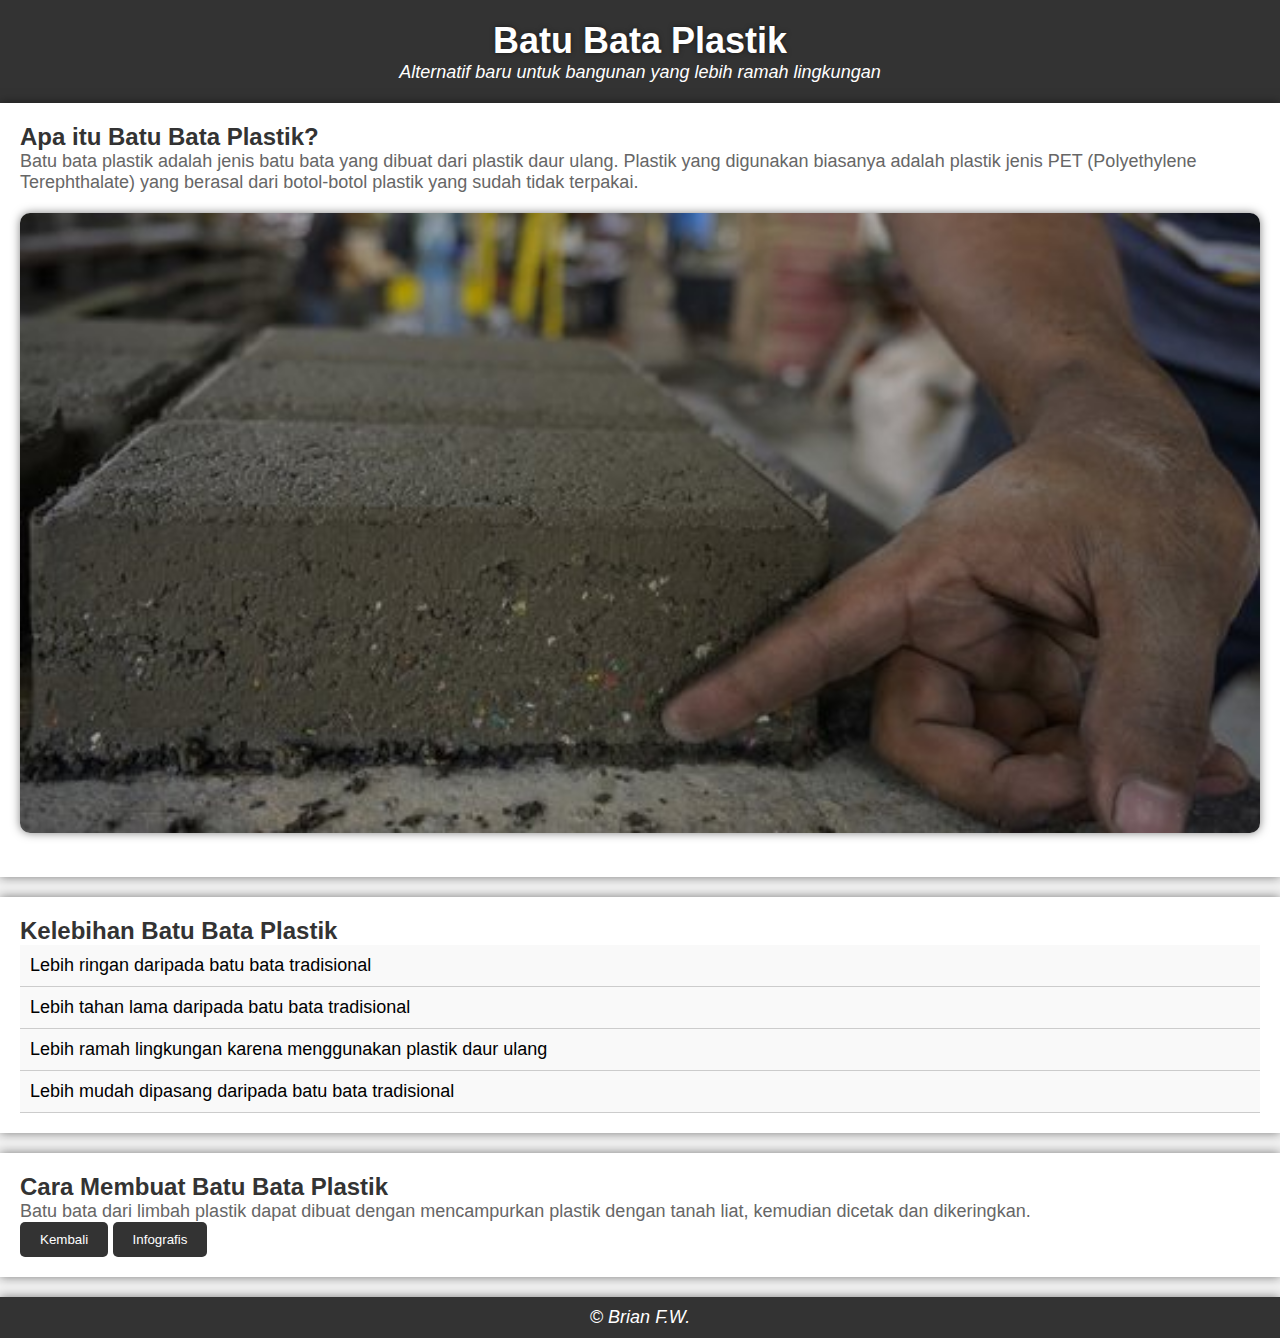
<file: batu-bata.html>
<!DOCTYPE html>
<html lang="en">
<head>
    <meta charset="UTF-8">
    <meta name="viewport" content="width=device-width, initial-scale=1.0">
    <title>Batu Bata Plastik</title>
    <link rel="stylesheet" href="style3.css">
</head>
<body>
    <header>
        <h1>Batu Bata Plastik</h1>
        <p>Alternatif baru untuk bangunan yang lebih ramah lingkungan</p>
    </header>
    <section>
        <h2>Apa itu Batu Bata Plastik?</h2>
        <p>Batu bata plastik adalah jenis batu bata yang dibuat dari plastik daur ulang. Plastik yang digunakan biasanya adalah plastik jenis PET (Polyethylene Terephthalate) yang berasal dari botol-botol plastik yang sudah tidak terpakai.</p>
        <img src="bata plastik.jpg" alt="Batu Bata Plastik">
    </section>
    <section>
        <h2>Kelebihan Batu Bata Plastik</h2>
        <ul>
            <li>Lebih ringan daripada batu bata tradisional</li>
            <li>Lebih tahan lama daripada batu bata tradisional</li>
            <li>Lebih ramah lingkungan karena menggunakan plastik daur ulang</li>
            <li>Lebih mudah dipasang daripada batu bata tradisional</li>
        </ul>
    </section>
    <section>
        <h2>Cara Membuat Batu Bata Plastik</h2>
        <p>Batu bata dari limbah plastik dapat dibuat dengan mencampurkan plastik dengan tanah liat, kemudian dicetak dan dikeringkan. </p>
        <button class="tombol" onclick="location.href='index.html'">Kembali</button>
        <button class="tombol" onclick="location.href='infbata.html'">Infografis</button>
    </section>
    <footer>
        <p>&copy; Brian F.W.</p>
    </footer>
</body>
</html>
</file>
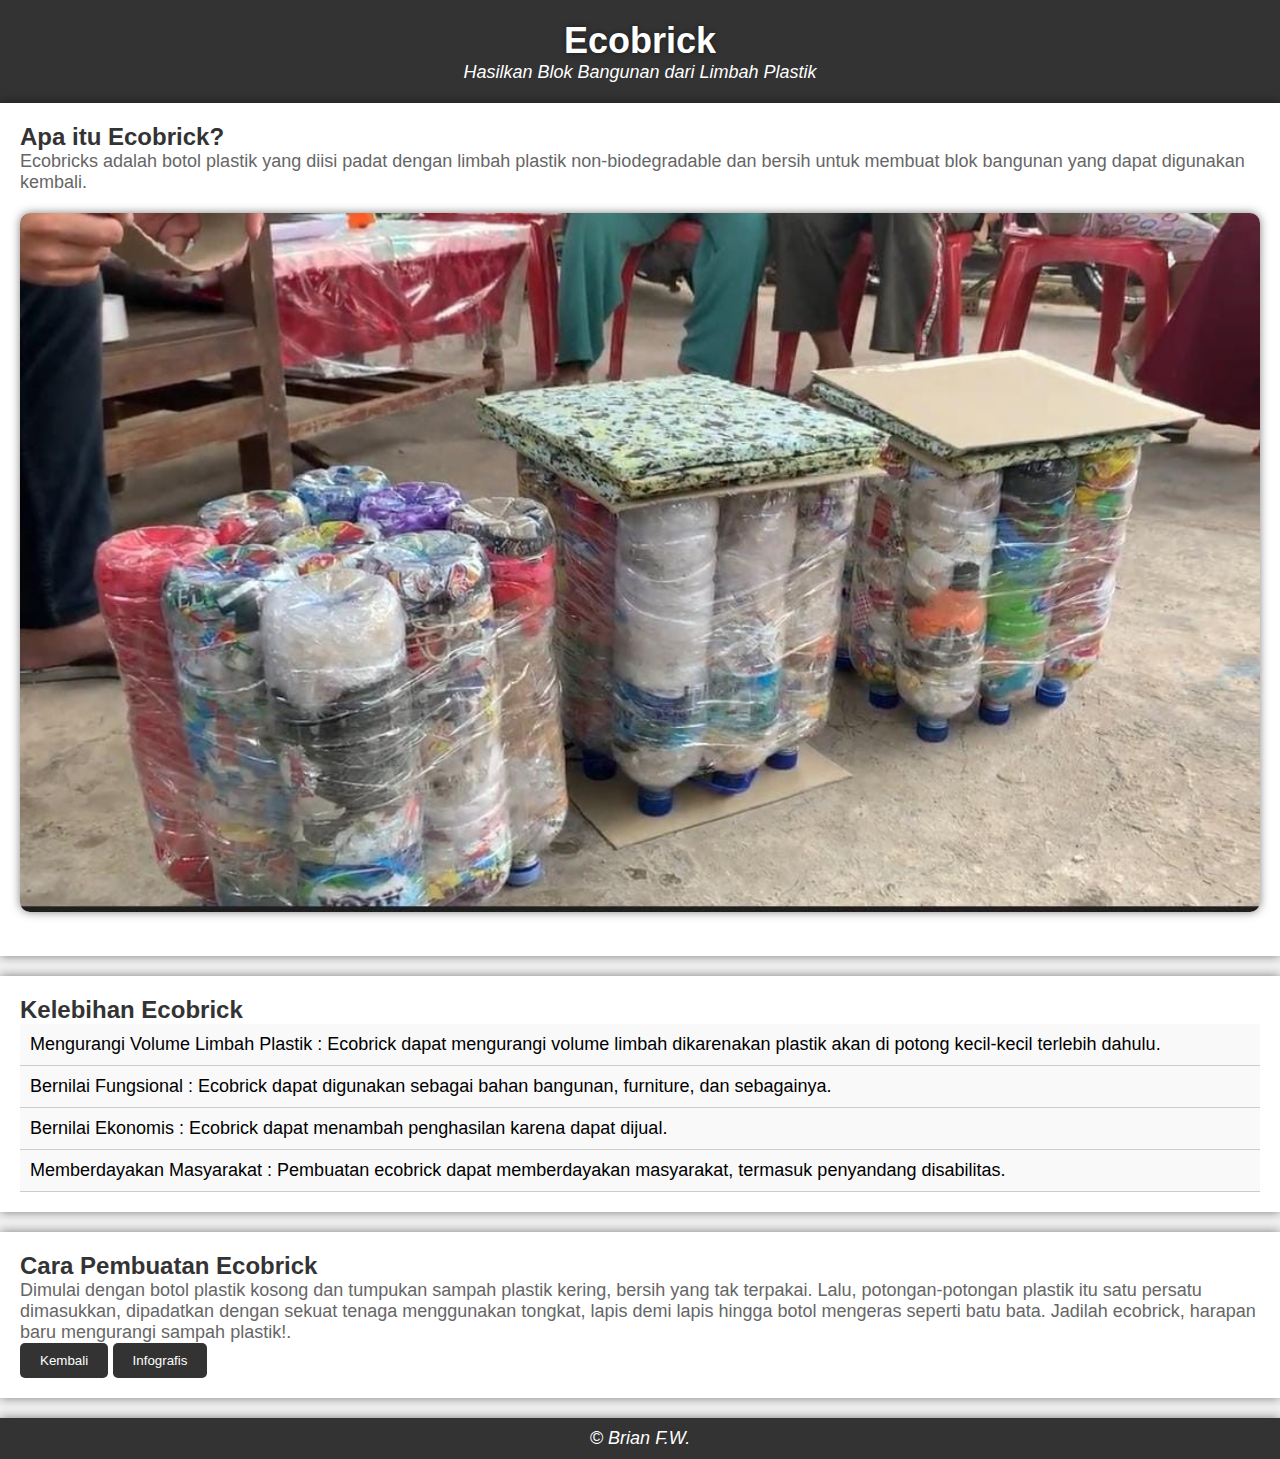
<file: ecobric.html>
<!DOCTYPE html>
<html lang="en">
<head>
    <meta charset="UTF-8">
    <meta name="viewport" content="width=device-width, initial-scale=1.0">
    <title>Ecobrick</title>
    <link rel="stylesheet" href="style3.css">
</head>
<body>
    <header>
        <h1>Ecobrick</h1>
        <p>Hasilkan Blok Bangunan dari Limbah Plastik</p>
    </header>
    <section>
        <h2>Apa itu Ecobrick?</h2>
        <p>Ecobricks adalah botol plastik yang diisi padat dengan limbah plastik non-biodegradable dan bersih untuk membuat blok bangunan yang dapat digunakan kembali.</p>
        <img src="ecobrick.jpg" alt="Batu Bata Plastik">
    </section>
    <section>
        <h2>Kelebihan Ecobrick</h2>
        <ul>
            <li>Mengurangi Volume Limbah Plastik : Ecobrick dapat mengurangi volume limbah dikarenakan plastik akan di potong kecil-kecil terlebih dahulu.</li>
            <li>Bernilai Fungsional : Ecobrick dapat digunakan sebagai bahan bangunan, furniture, dan sebagainya.</li>
            <li>Bernilai Ekonomis : Ecobrick dapat menambah penghasilan karena dapat dijual.</li>
            <li>Memberdayakan Masyarakat : Pembuatan ecobrick dapat memberdayakan masyarakat, termasuk penyandang disabilitas. </li>
        </ul>
    </section>
    <section>
        <h2>Cara Pembuatan Ecobrick</h2>
        <p>Dimulai dengan botol plastik kosong dan tumpukan sampah plastik kering, bersih yang tak terpakai. Lalu, potongan-potongan plastik itu satu persatu dimasukkan, dipadatkan dengan sekuat tenaga menggunakan tongkat, lapis demi lapis hingga botol mengeras seperti batu bata. Jadilah ecobrick, harapan baru mengurangi sampah plastik!.</p>
        <button class="tombol" onclick="location.href='index.html'">Kembali</button>
        <button class="tombol" onclick="location.href='infeco.html'">Infografis</button>
    </section>
    <footer>
        <p>&copy; Brian F.W.</p>
    </footer>
</body>
</html>
</file>
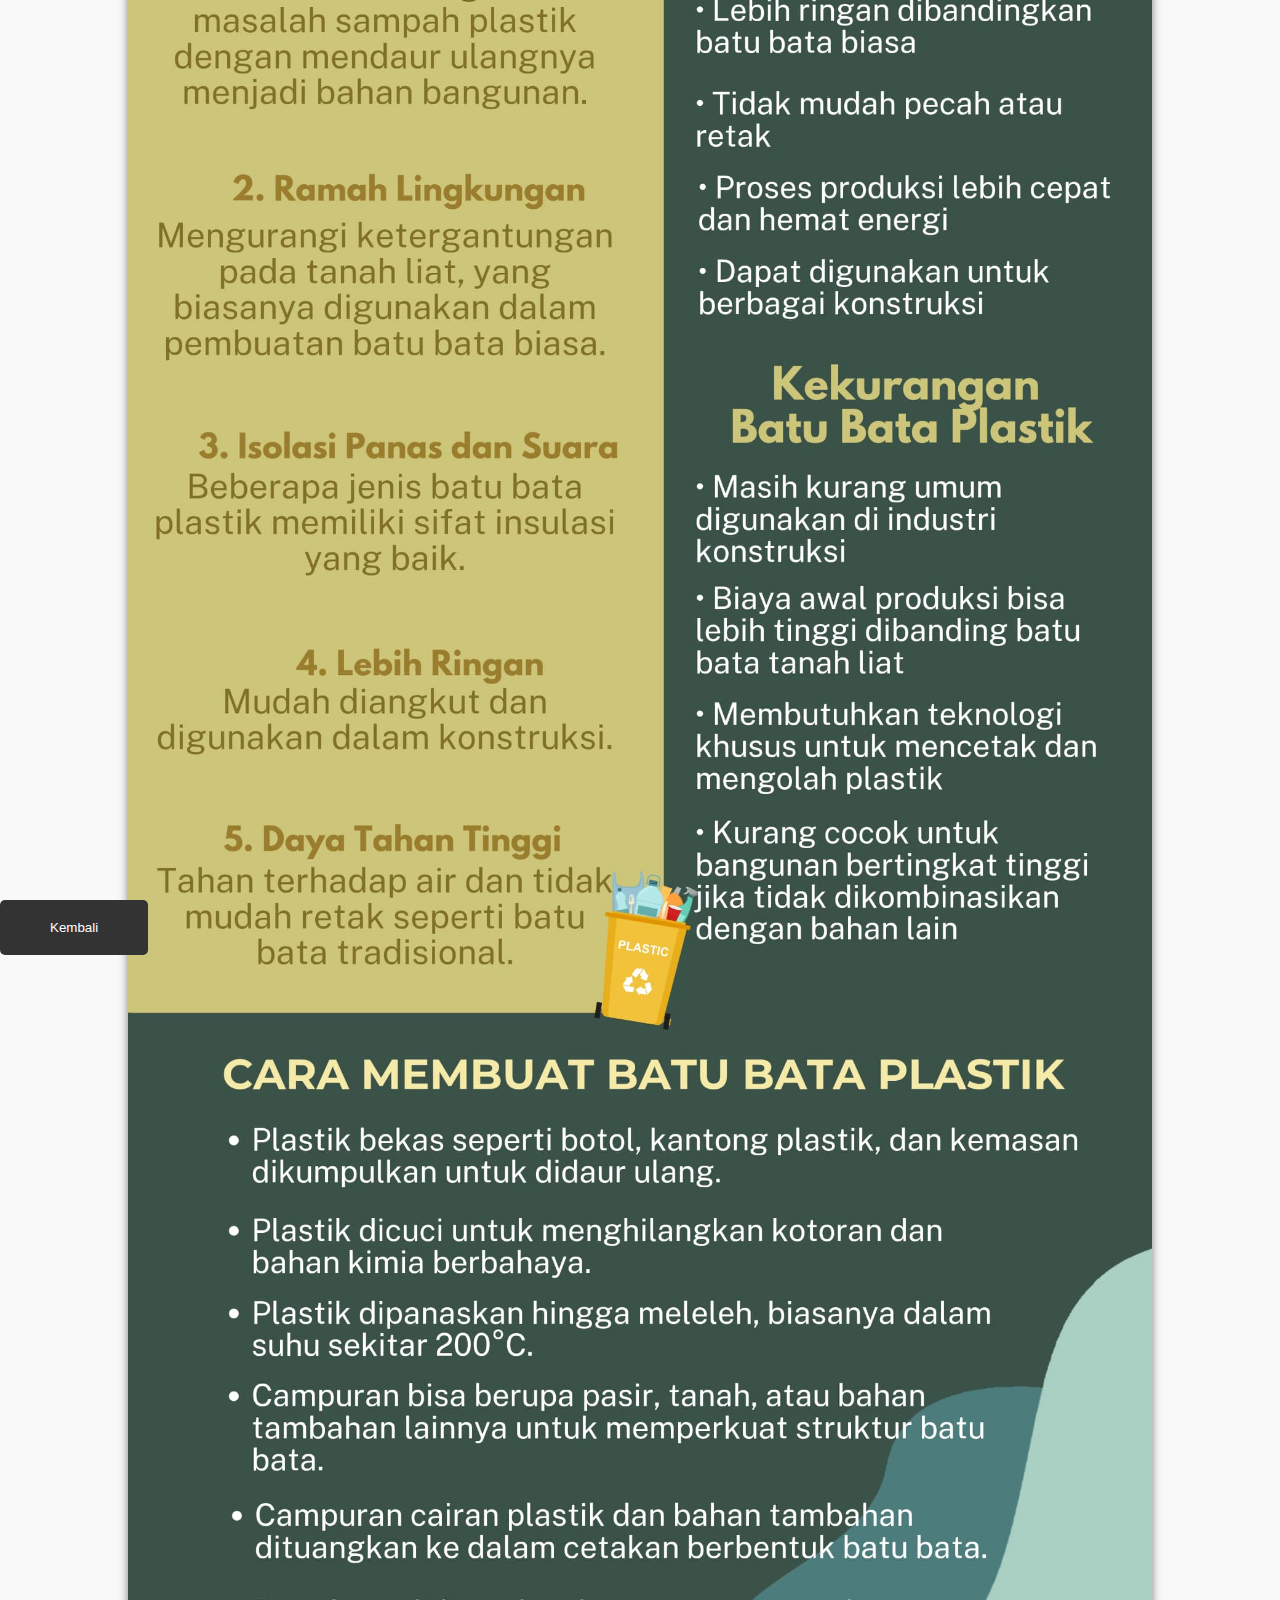
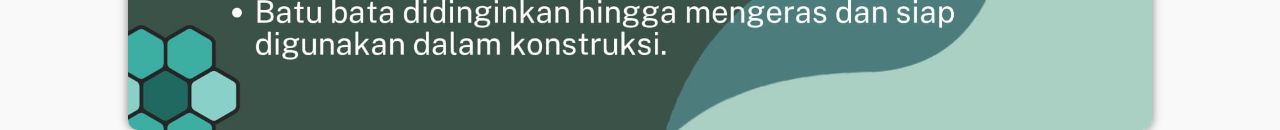
<file: infbata.html>
<!DOCTYPE html>
<html lang="id">
<head>
  <meta charset="UTF-8">
  <meta name="viewport" content="width=device-width, initial-scale=1.0">
  <title>Foto</title>
  <link rel="stylesheet" href="style5.css">
</head>
<body>
  <div class="foto">
    <img src="infbata.jpeg" alt="Foto" class="gambar-foto">
  </div>
</body>
<foot>
    <button class="tombol" onclick="location.href='batu-bata.html'">Kembali</button>
    </foot>
</html>
</file>
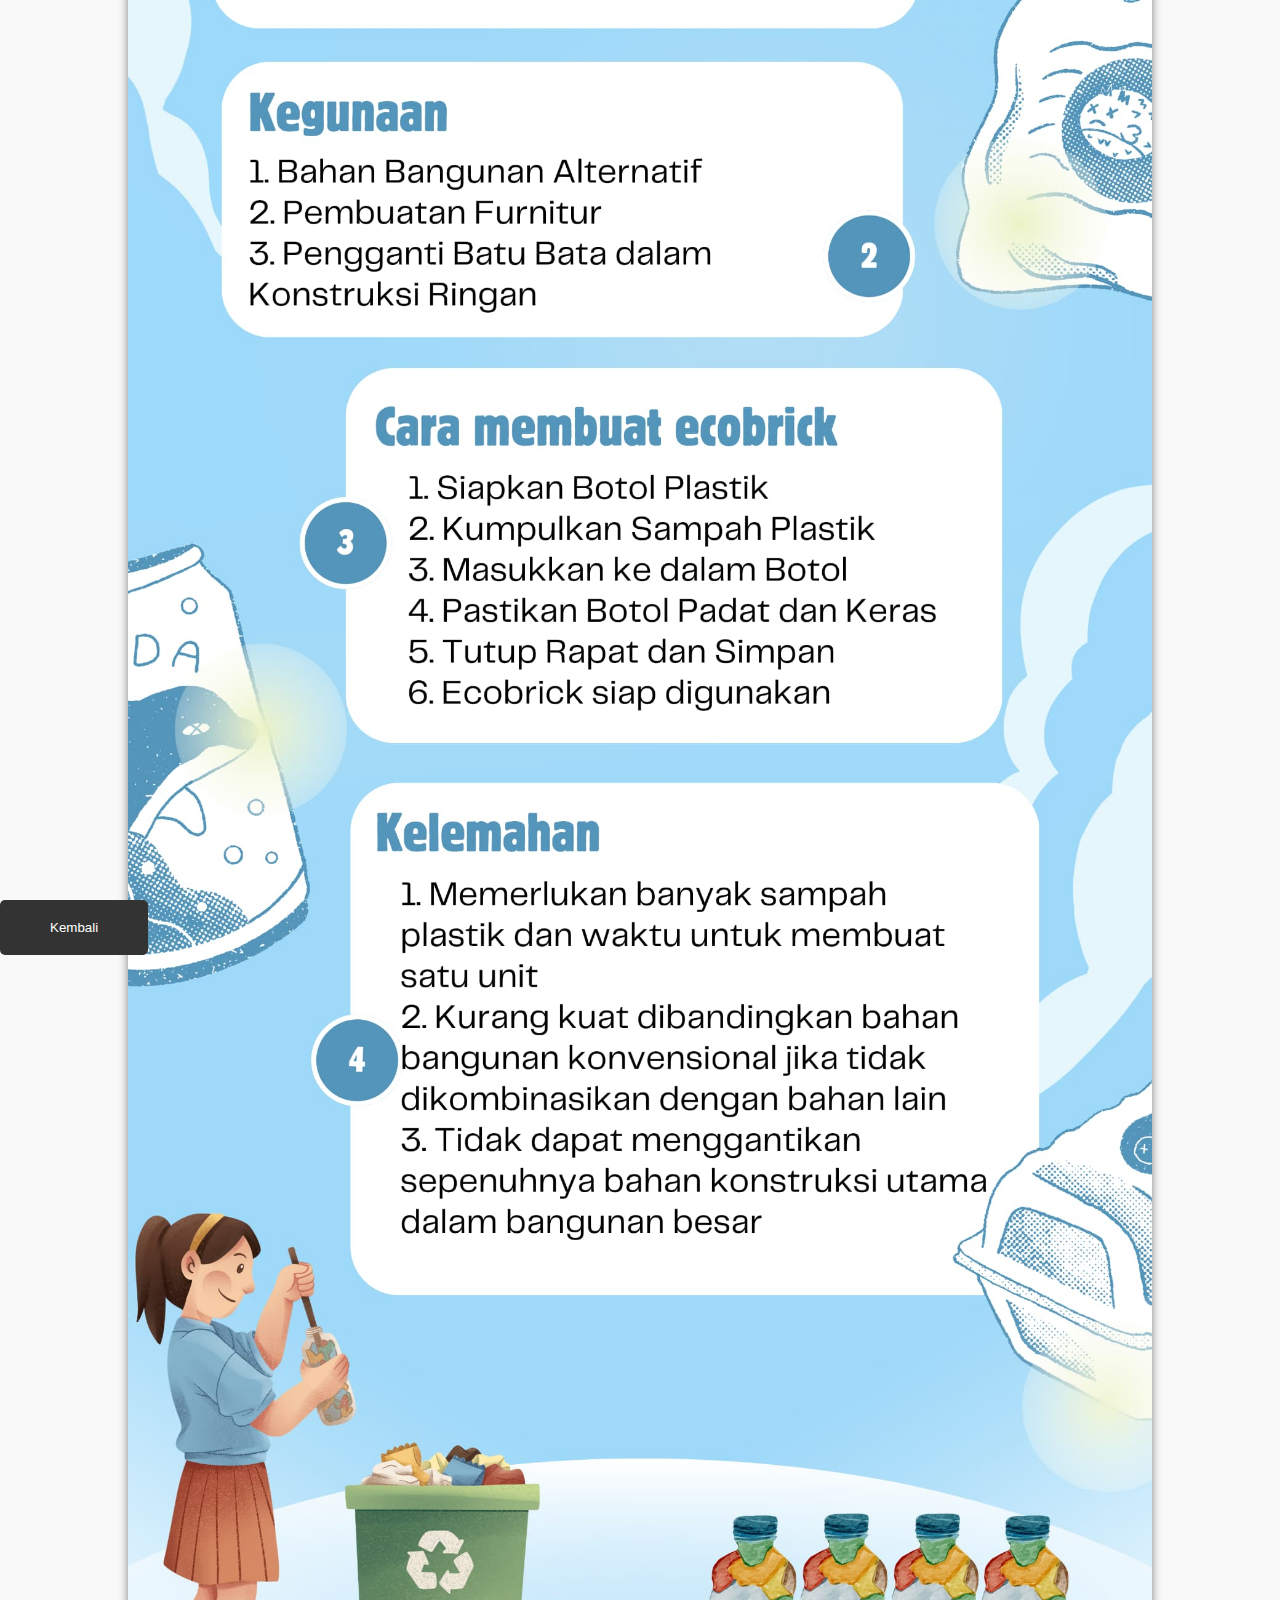
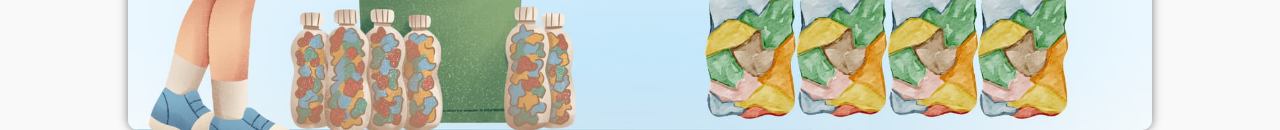
<file: infeco.html>
<!DOCTYPE html>
<html lang="id">
<head>
  <meta charset="UTF-8">
  <meta name="viewport" content="width=device-width, initial-scale=1.0">
  <title>Foto</title>
  <link rel="stylesheet" href="style5.css">
</head>
<body>
  <div class="foto">
    <img src="infeco.jpeg" alt="Foto" class="gambar-foto">
  </div>
</body>
<foot>
<button class="tombol" onclick="location.href='ecobric.html'">Kembali</button>
</foot>
</html>
</file>
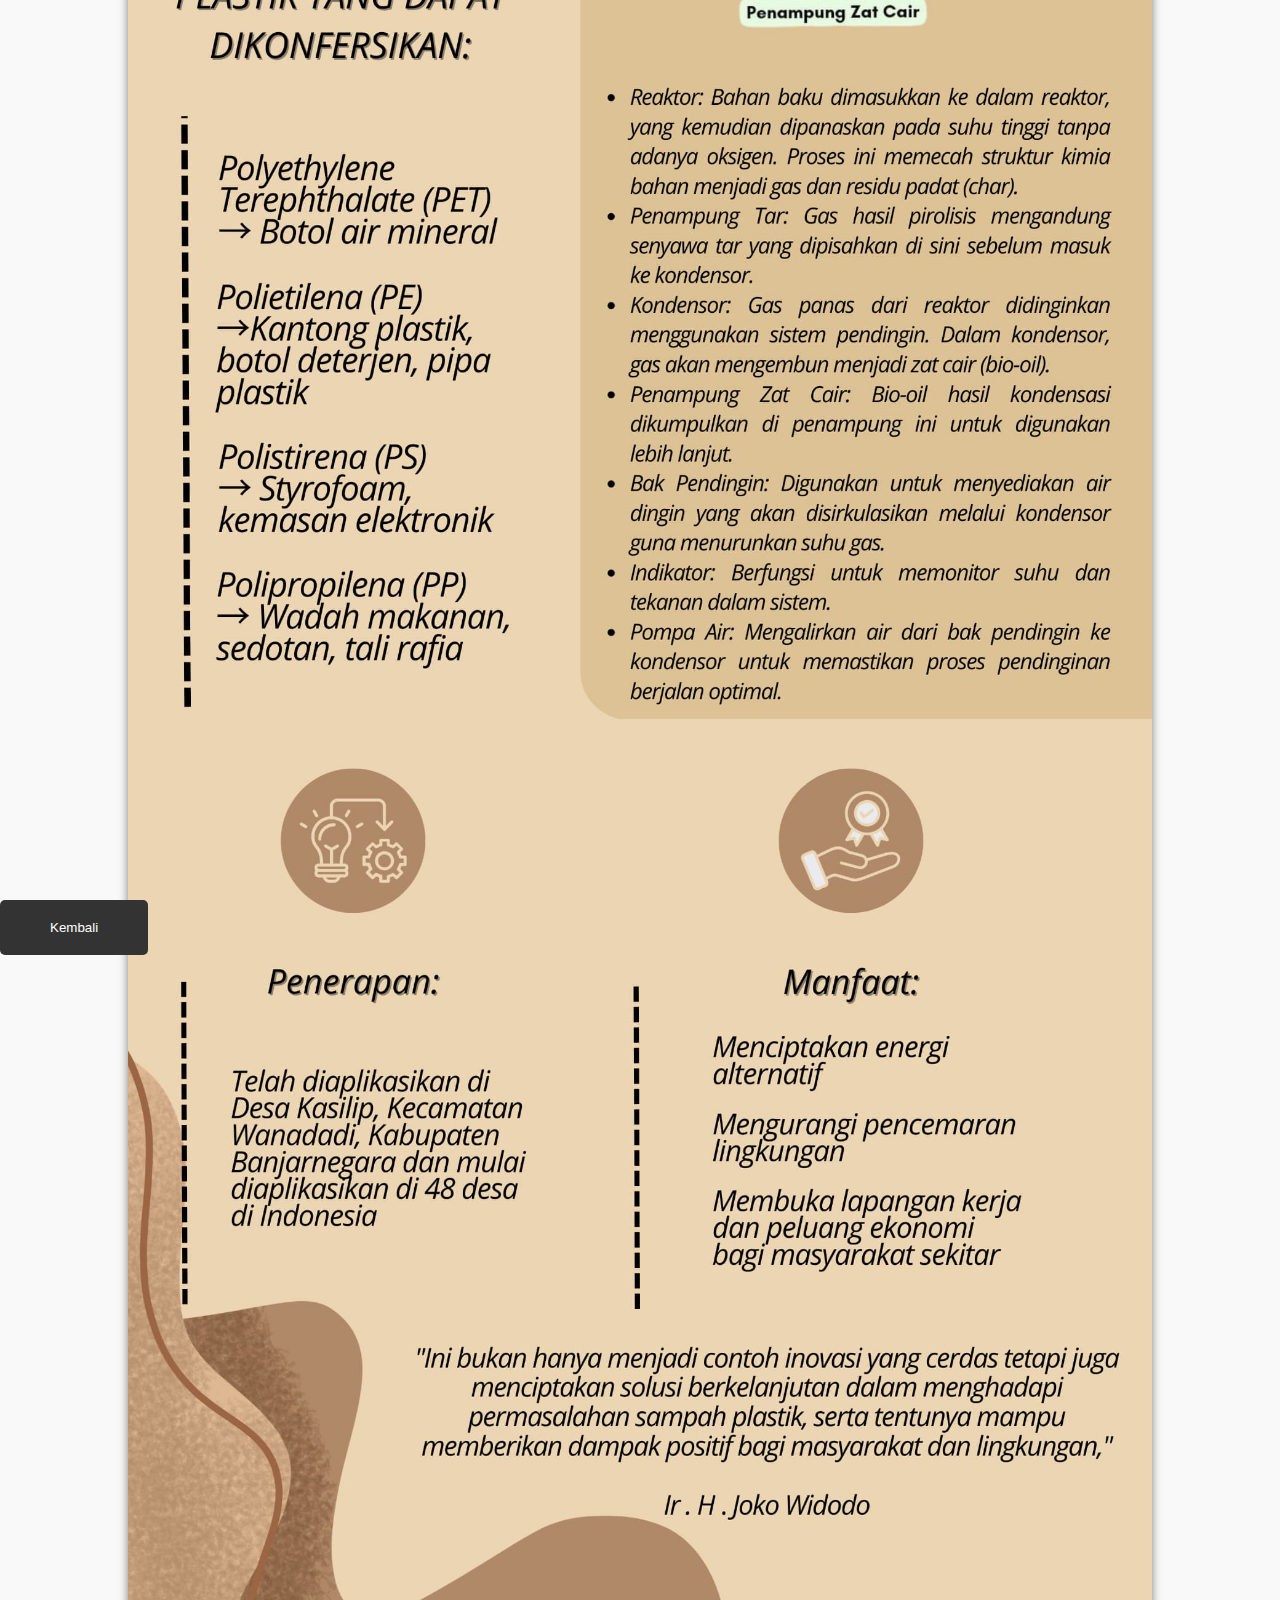
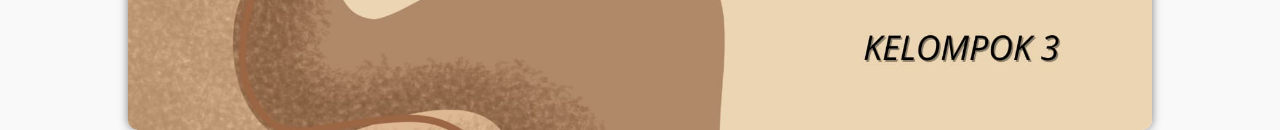
<file: infpiro.html>
<!DOCTYPE html>
<html lang="id">
<head>
  <meta charset="UTF-8">
  <meta name="viewport" content="width=device-width, initial-scale=1.0">
  <title>Foto</title>
  <link rel="stylesheet" href="style5.css">
</head>
<body>
  <div class="foto">
    <img src="pirolisis.jpeg" alt="Foto" class="gambar-foto">
  </div>
</body>
<foot>
    <button class="tombol" onclick="location.href='pirolisis.html'">Kembali</button>
    </foot>
</html>
</file>
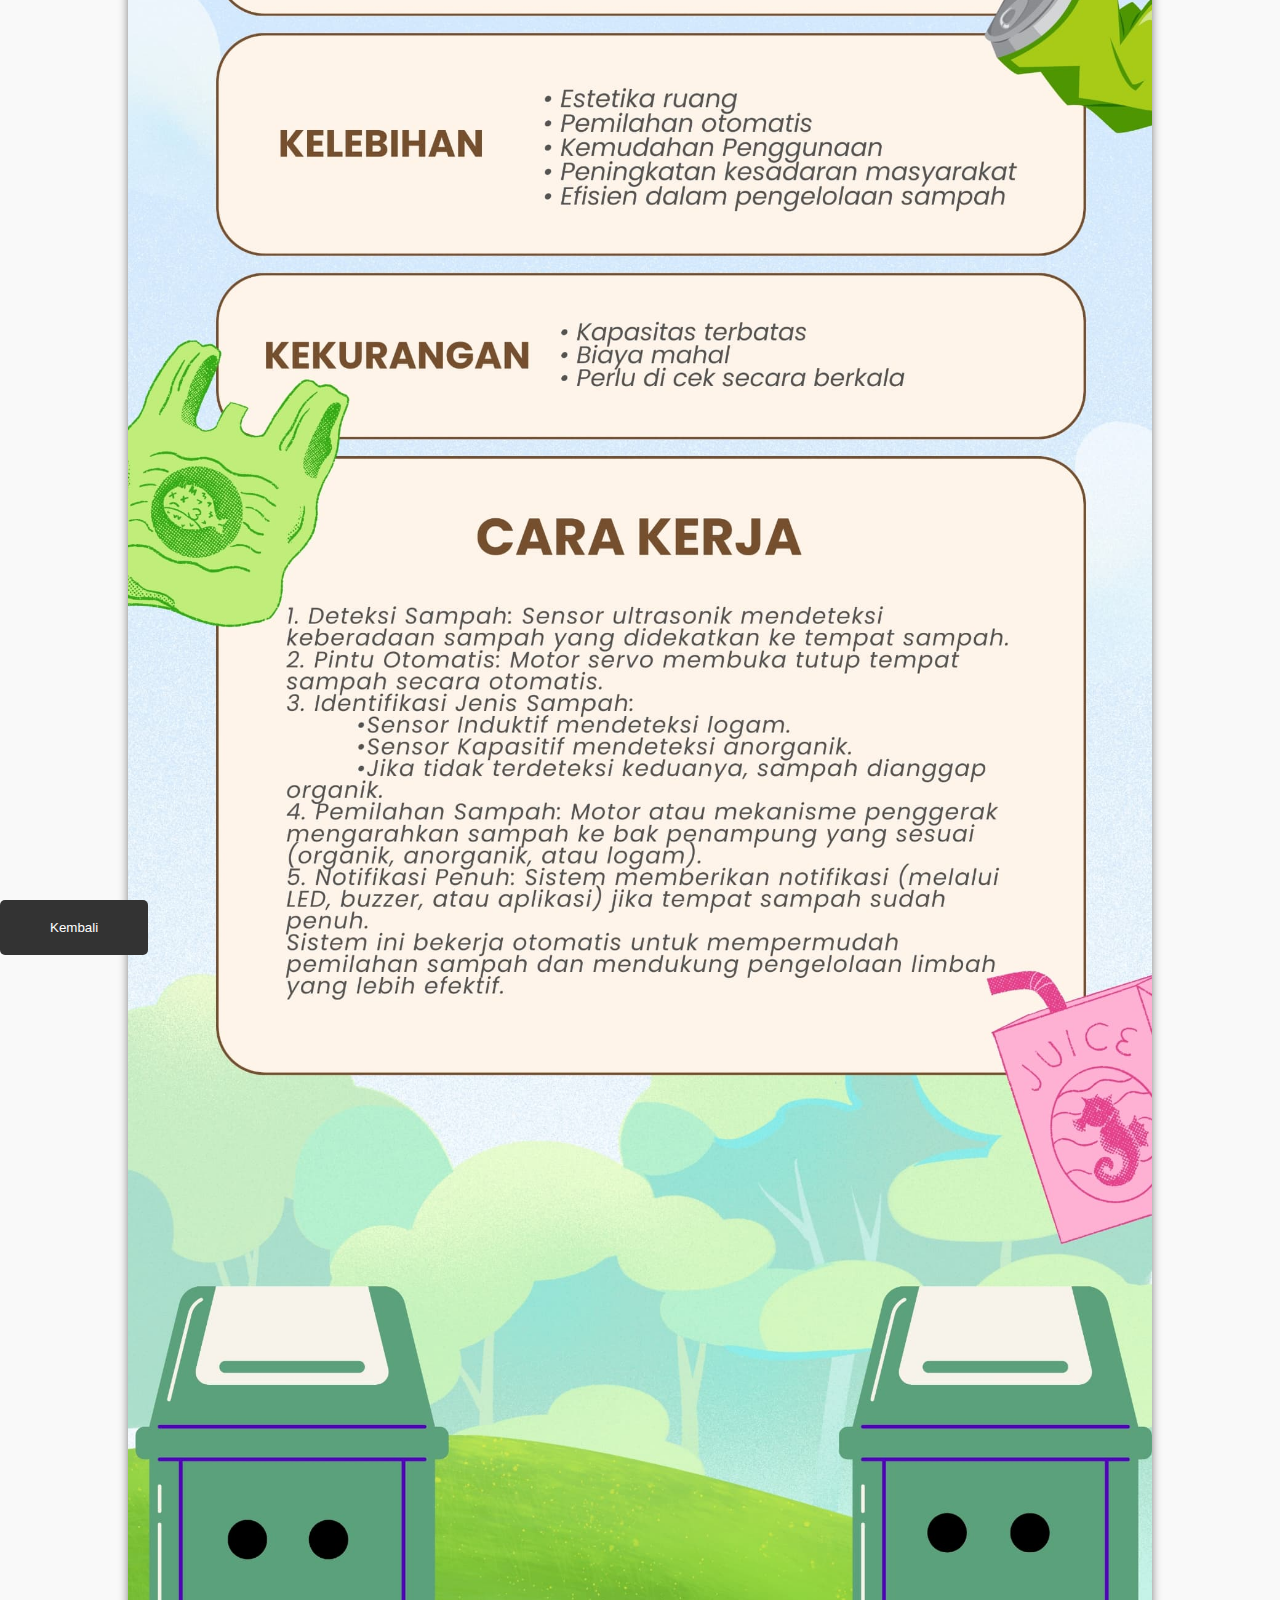
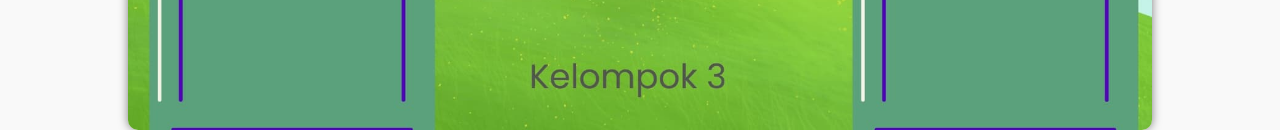
<file: inftmptsampah.html>
<!DOCTYPE html>
<html lang="id">
<head>
  <meta charset="UTF-8">
  <meta name="viewport" content="width=device-width, initial-scale=1.0">
  <title>Foto</title>
  <link rel="stylesheet" href="style5.css">
</head>
<body>
  <div class="foto">
    <img src="inftmptsampah.jpeg" alt="Foto" class="gambar-foto">
  </div>
</body>
<foot>
    <button class="tombol" onclick="location.href='ecobric.html'">Kembali</button>
    </foot>
</html>
</file>
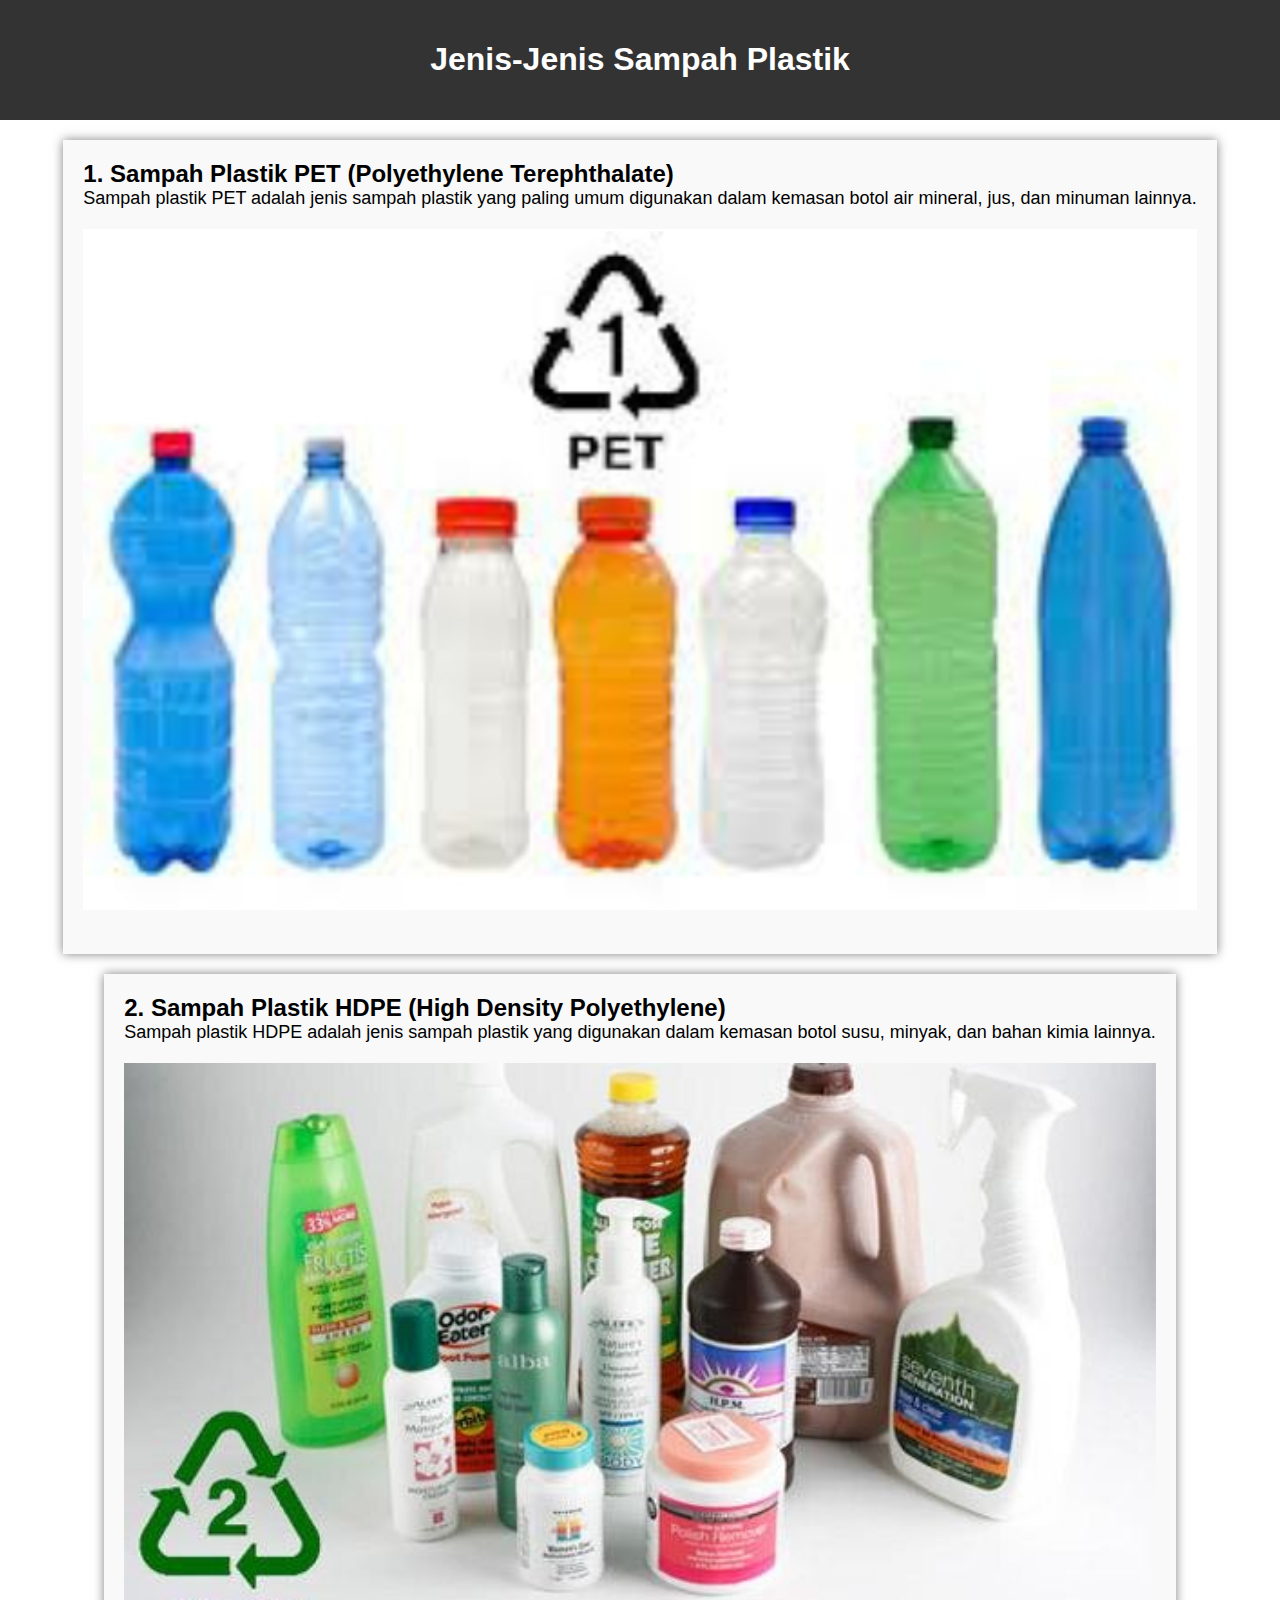
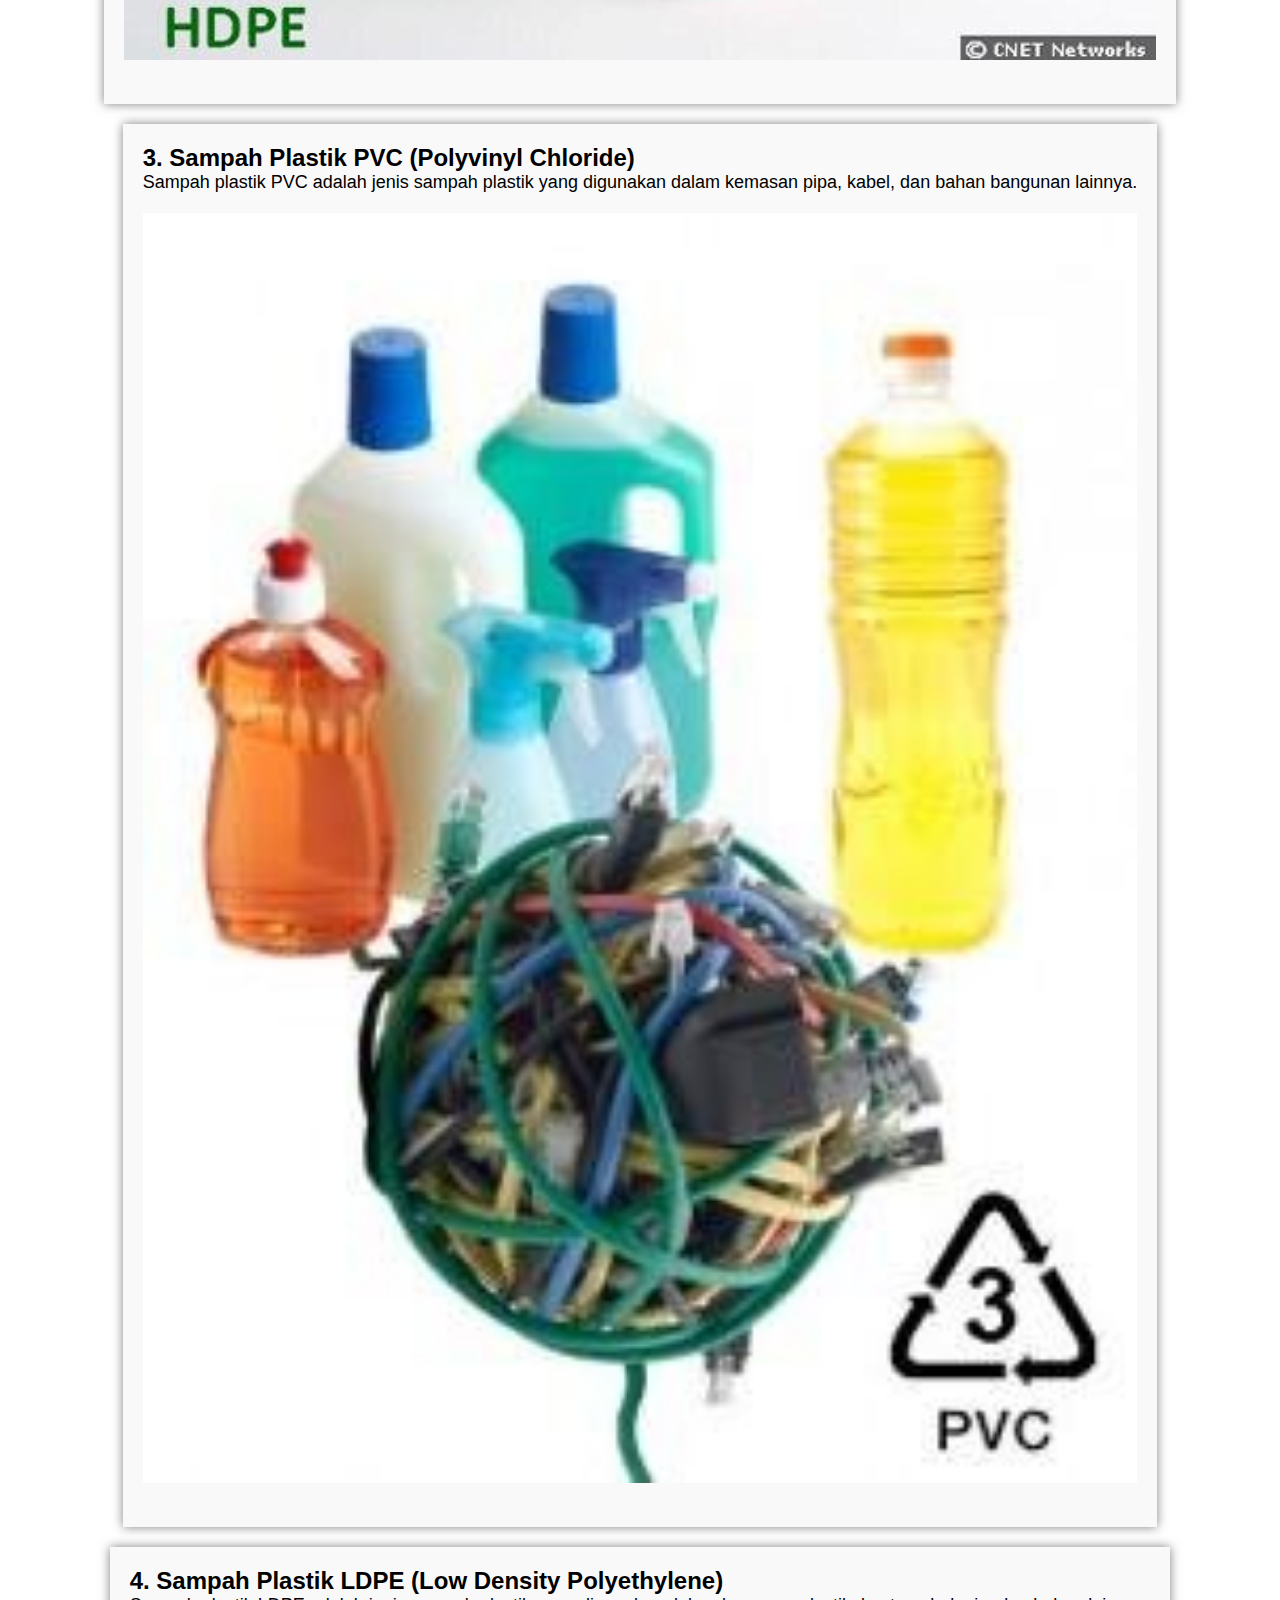
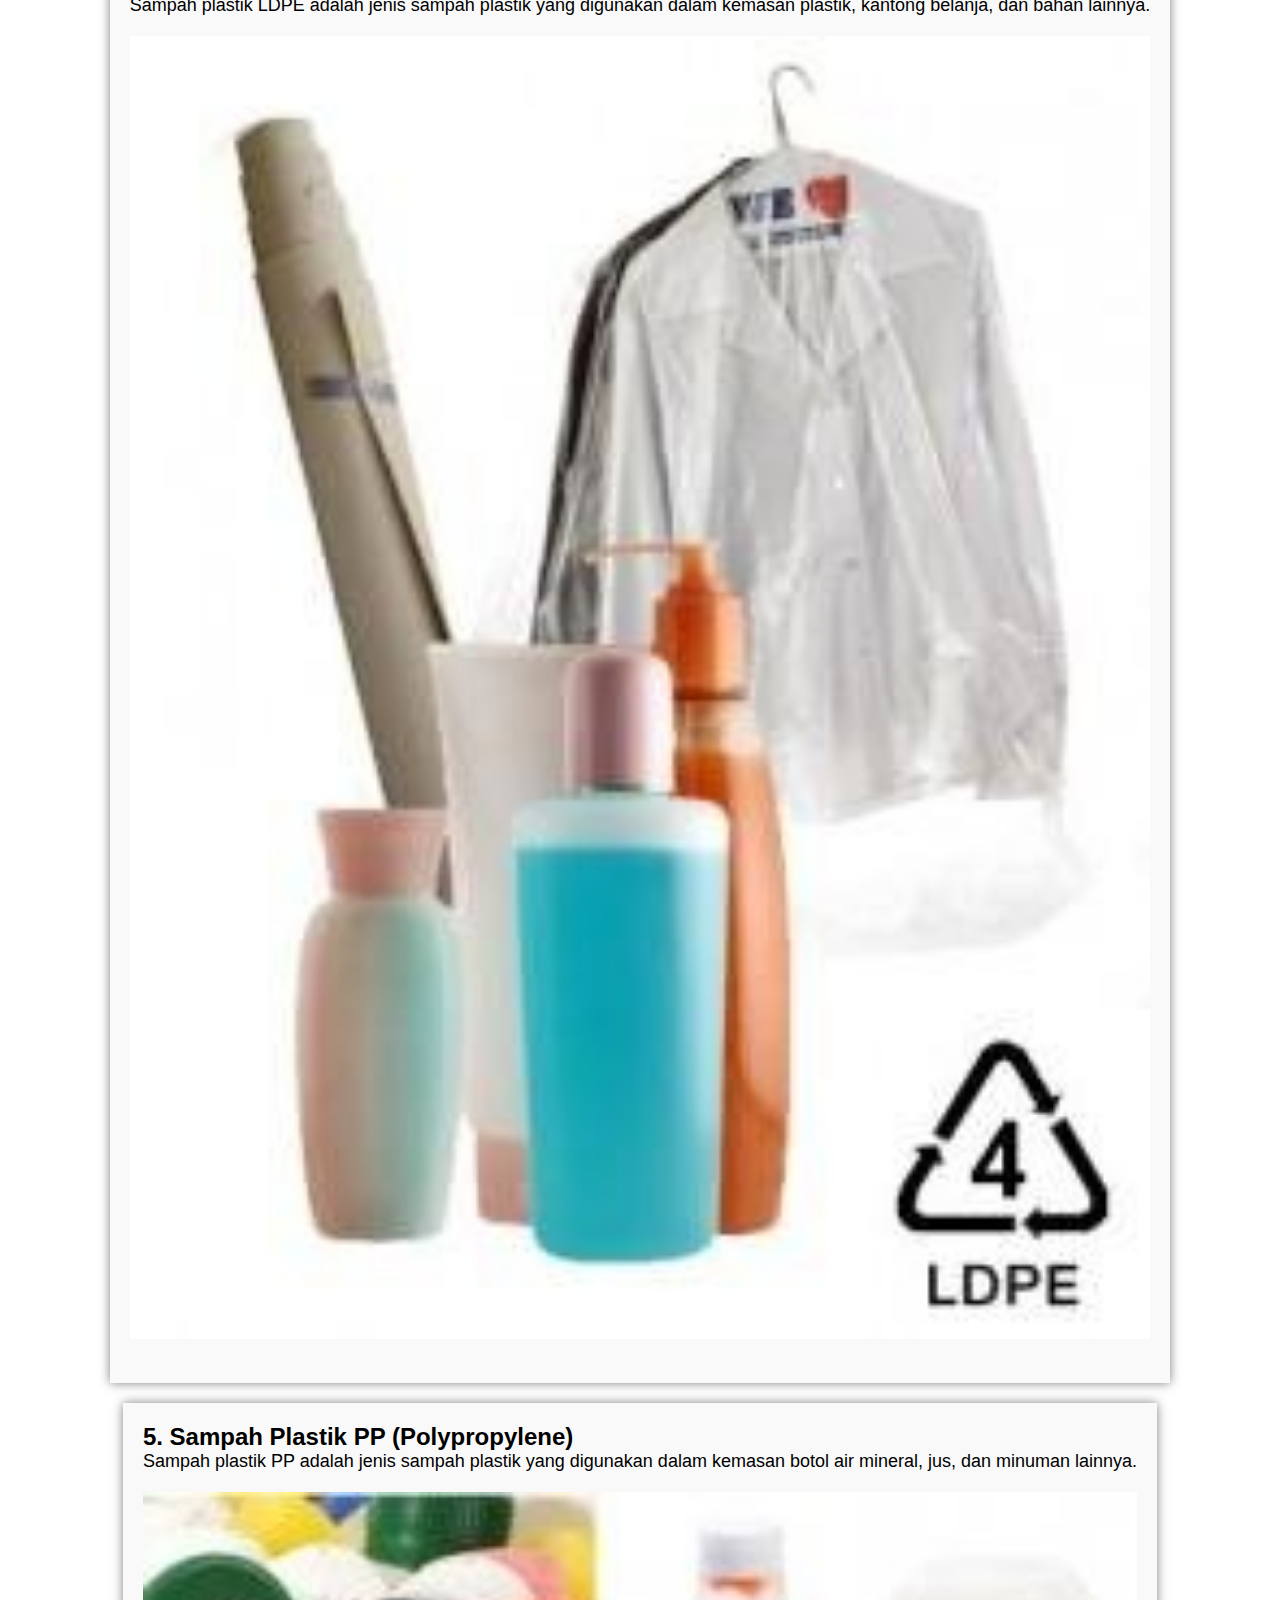
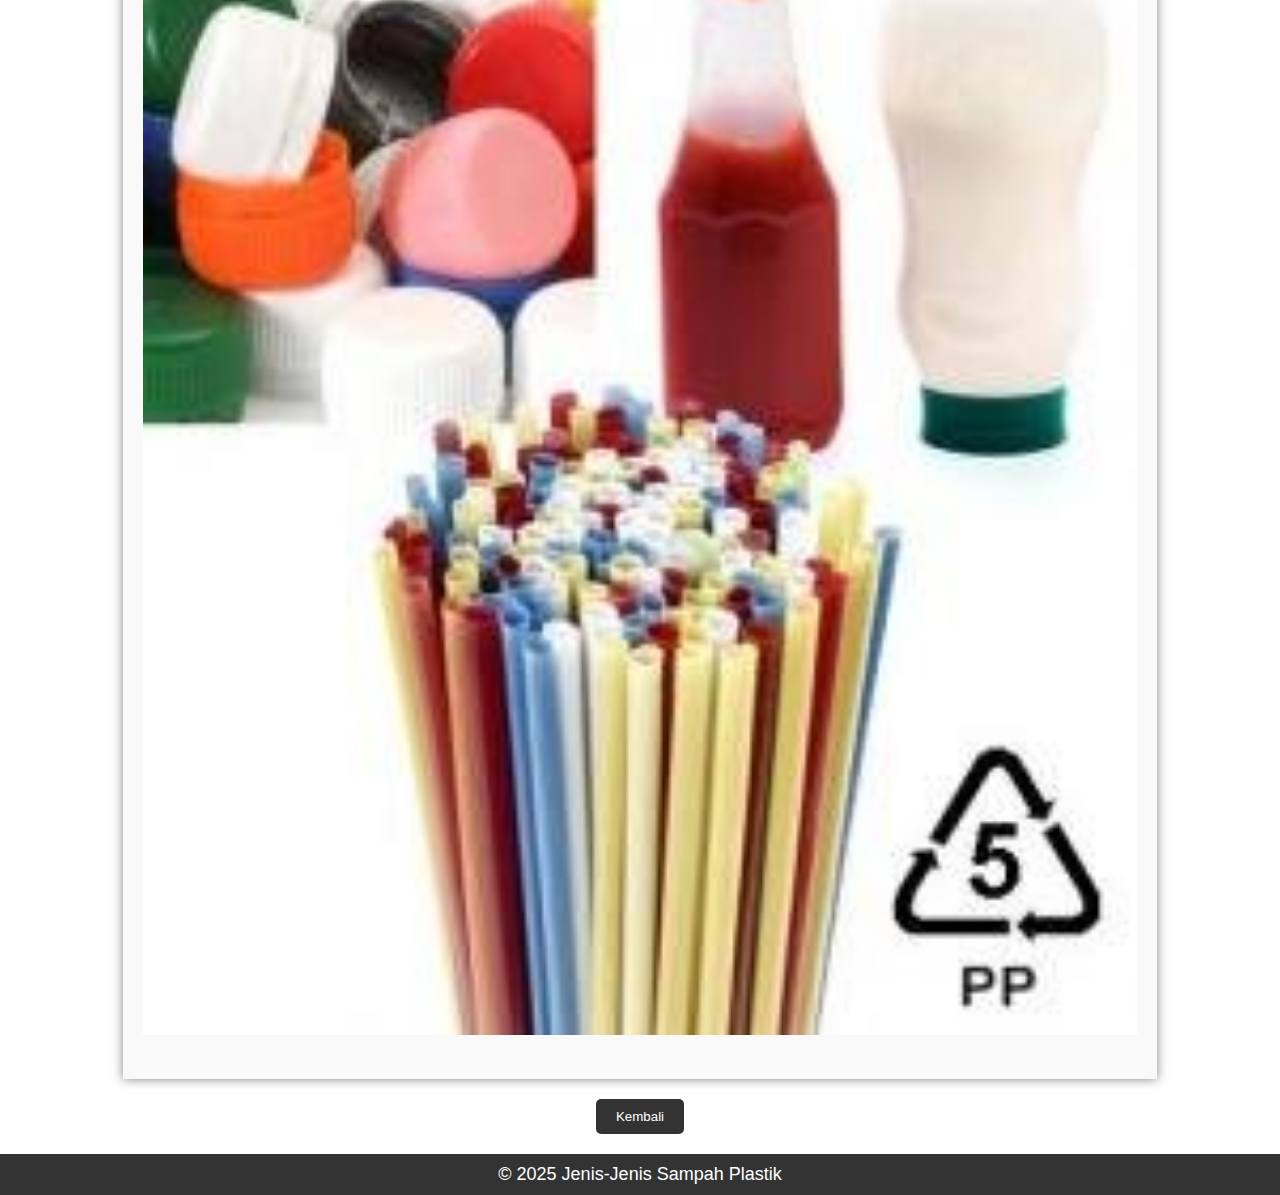
<file: jenis sampah plastik.html>
<!DOCTYPE html>
<html lang="id">
<head>
  <meta charset="UTF-8">
  <meta name="viewport" content="width=device-width, initial-scale=1.0">
  <title>Jenis-Jenis Sampah Plastik</title>
  <link rel="stylesheet" href="style4.css">
</head>
<body>
  <header>
    <h1>Jenis-Jenis Sampah Plastik</h1>
  </header>
  <main>
    <section>
      <h2>1. Sampah Plastik PET (Polyethylene Terephthalate)</h2>
      <p>Sampah plastik PET adalah jenis sampah plastik yang paling umum digunakan dalam kemasan botol air mineral, jus, dan minuman lainnya.</p>
      <img src="sampahpet.jpg" alt="Sampah Plastik PET">
    </section>
    <section>
      <h2>2. Sampah Plastik HDPE (High Density Polyethylene)</h2>
      <p>Sampah plastik HDPE adalah jenis sampah plastik yang digunakan dalam kemasan botol susu, minyak, dan bahan kimia lainnya.</p>
      <img src="sampahhdpe.png" alt="Sampah Plastik HDPE">
    </section>
    <section>
      <h2>3. Sampah Plastik PVC (Polyvinyl Chloride)</h2>
      <p>Sampah plastik PVC adalah jenis sampah plastik yang digunakan dalam kemasan pipa, kabel, dan bahan bangunan lainnya.</p>
      <img src="sampahpvc.png" alt="Sampah Plastik PVC">
    </section>
    <section>
      <h2>4. Sampah Plastik LDPE (Low Density Polyethylene)</h2>
      <p>Sampah plastik LDPE adalah jenis sampah plastik yang digunakan dalam kemasan plastik, kantong belanja, dan bahan lainnya.</p>
      <img src="sampahldpe.png" alt="Sampah Plastik LDPE">
    </section>
    <section>
      <h2>5. Sampah Plastik PP (Polypropylene)</h2>
      <p>Sampah plastik PP adalah jenis sampah plastik yang digunakan dalam kemasan botol air mineral, jus, dan minuman lainnya.</p>
      <img src="sampahpp.png" alt="Sampah Plastik PP">
    </section>
    <button class="tombol" onclick="location.href='index.html'">Kembali</button>
  </main>
  <footer>
    <p>&copy; 2025 Jenis-Jenis Sampah Plastik</p>
  </footer>
</body>
</html>
</file>
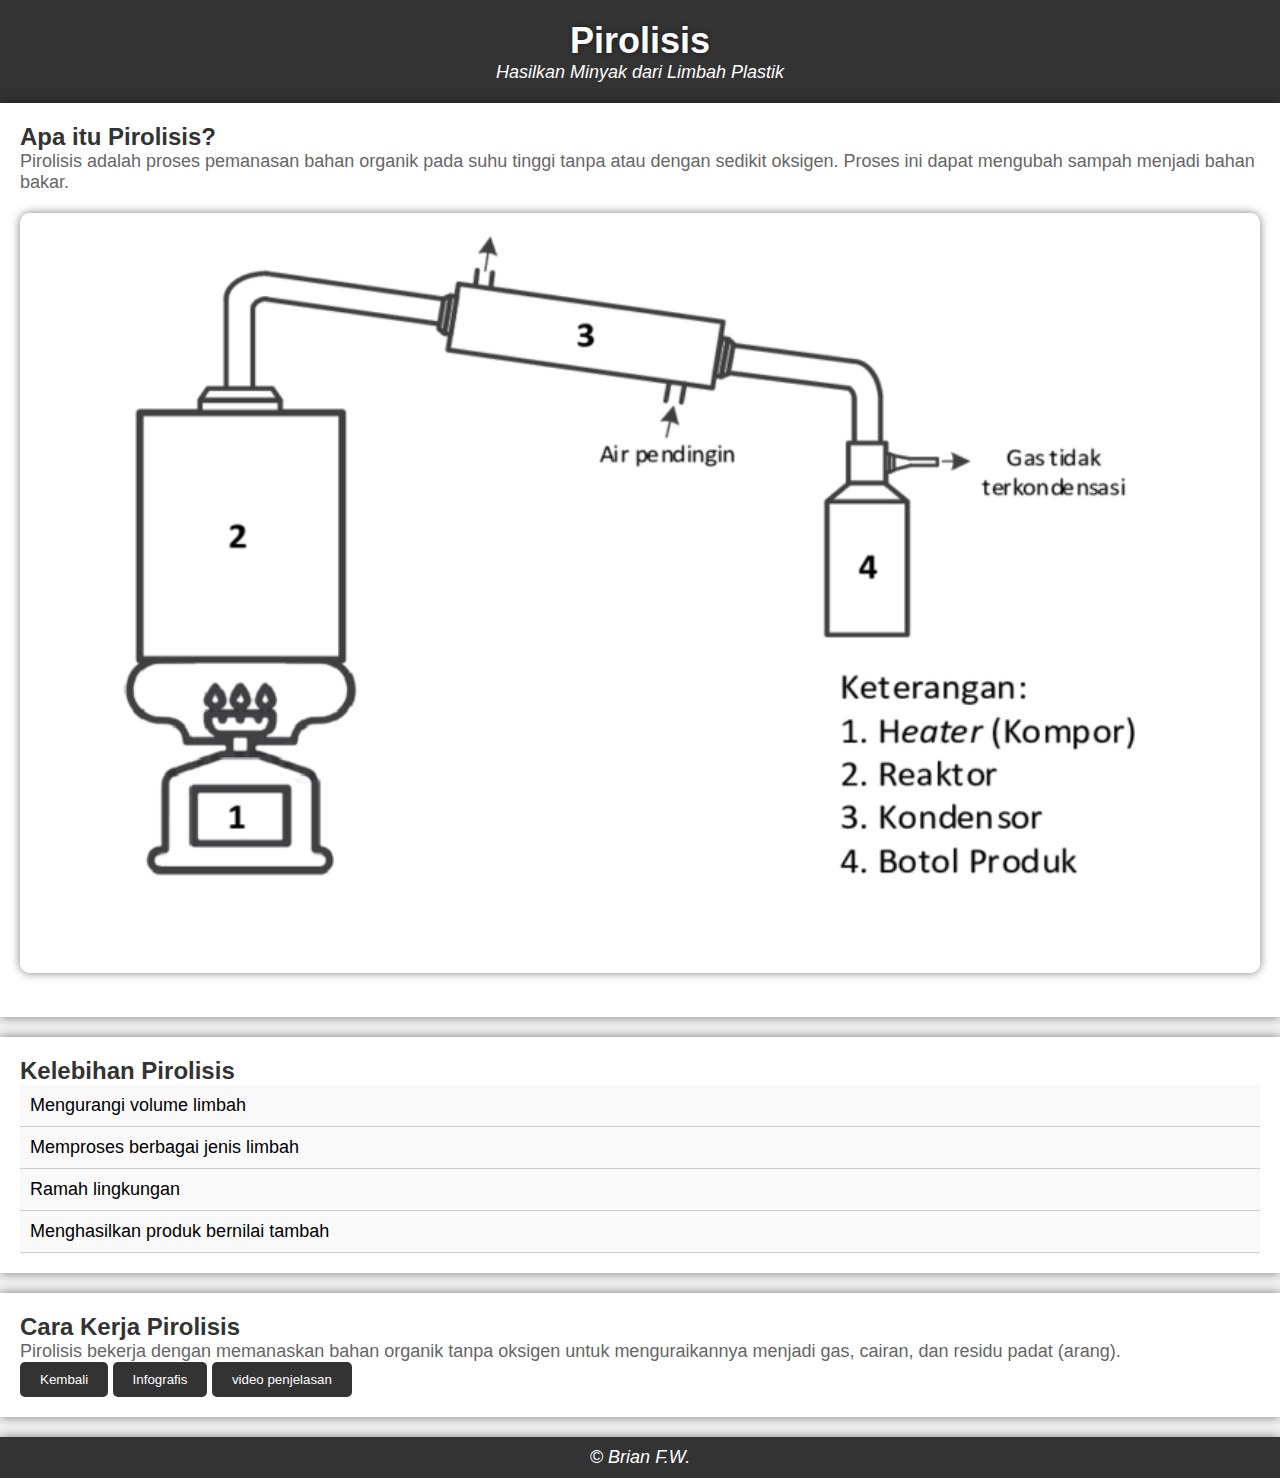
<file: pirolisis.html>
<!DOCTYPE html>
<html lang="en">
<head>
    <meta charset="UTF-8">
    <meta name="viewport" content="width=device-width, initial-scale=1.0">
    <title>PIROLISIS</title>
    <link rel="stylesheet" href="style3.css">
</head>
<body>
    <header>
        <h1>Pirolisis</h1>
        <p>Hasilkan Minyak dari Limbah Plastik</p>
    </header>
    <section>
        <h2>Apa itu Pirolisis?</h2>
        <p>Pirolisis adalah proses pemanasan bahan organik pada suhu tinggi tanpa atau dengan sedikit oksigen. Proses ini dapat mengubah sampah menjadi bahan bakar. </p>
        <img src="Gambar-1-Desain-alat-pirolisis.png" alt="Batu Bata Plastik">
    </section>
    <section>
        <h2>Kelebihan Pirolisis</h2>
        <ul>
            <li>Mengurangi volume limbah</li>
            <li>Memproses berbagai jenis limbah</li>
            <li>Ramah lingkungan</li>
            <li>Menghasilkan produk bernilai tambah</li>
        </ul>
    </section>
    <section>
        <h2>Cara Kerja Pirolisis</h2>
        <p>Pirolisis bekerja dengan memanaskan bahan organik tanpa oksigen untuk menguraikannya menjadi gas, cairan, dan residu padat (arang).</p>
        <button class="tombol" onclick="location.href='index.html'">Kembali</button>
        <button class="tombol" onclick="location.href='infpiro.html'">Infografis</button>
        <button class="tombol" onclick="location.href='videoprosespirolisis.html'">video penjelasan</button>
    </section>
    <footer>
        <p>&copy; Brian F.W.</p>
    </footer>
</body
</html>
</file>
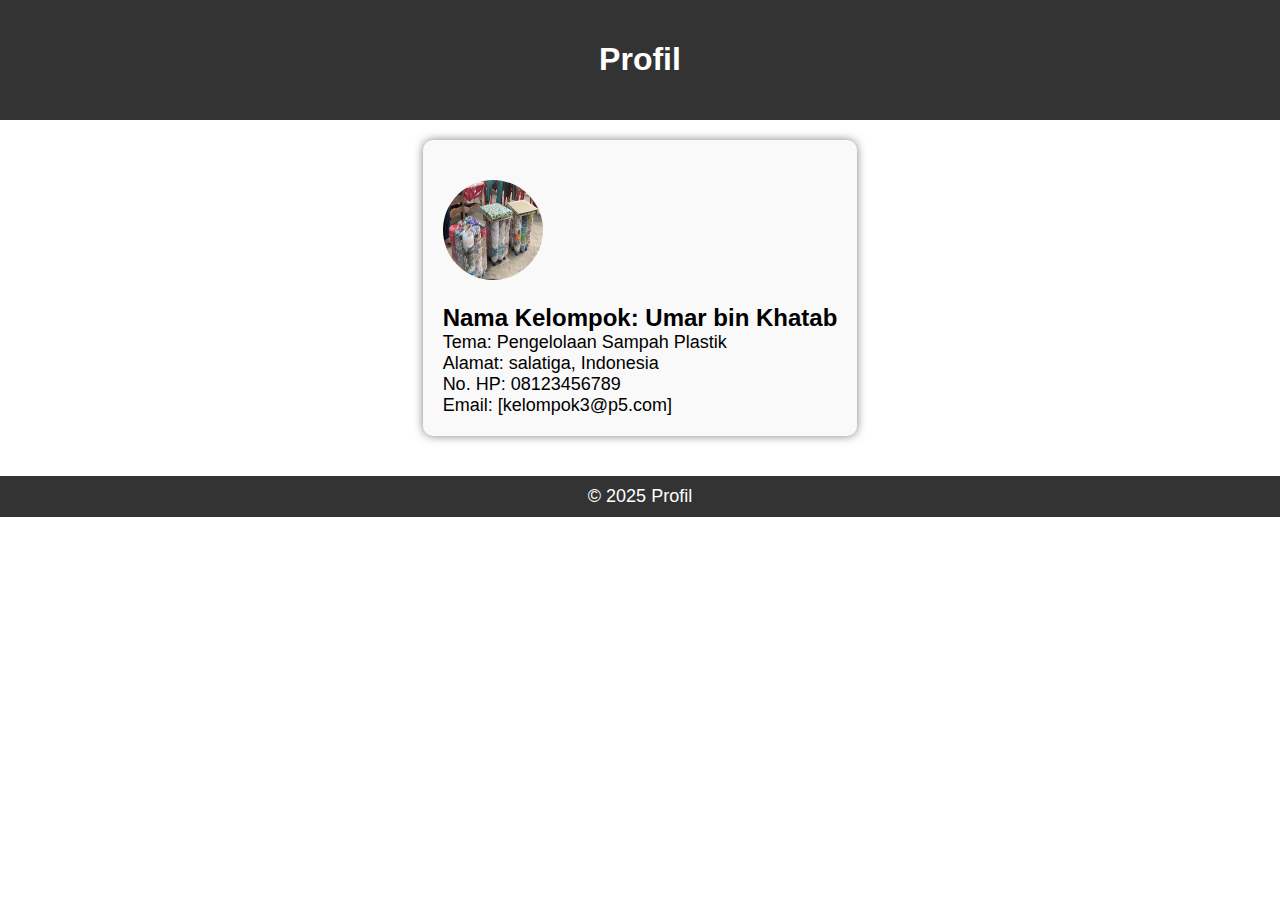
<file: profil.html>
<!DOCTYPE html>
<html lang="id">
<head>
  <meta charset="UTF-8">
  <meta name="viewport" content="width=device-width, initial-scale=1.0">
  <title>Profil</title>
  <link rel="stylesheet" href="style2.css">
</head>
<body>
  <header>
    <h1>Profil</h1>
  </header>
  <main>
    <section>
      <div class="profil">
        <img src="ecobrick.jpg" alt="Profil" class="gambar-profil">
        <h2>Nama Kelompok: Umar bin Khatab</h2>
        <p>Tema: Pengelolaan Sampah Plastik</p>
        <p>Alamat: salatiga, Indonesia</p>
        <p>No. HP: 08123456789</p>
        <p>Email: [kelompok3@p5.com]</p>
      </div>
    </section>
  </main>
  <footer>
    <p>&copy; 2025 Profil</p>
  </footer>
</body>
</html>
</file>
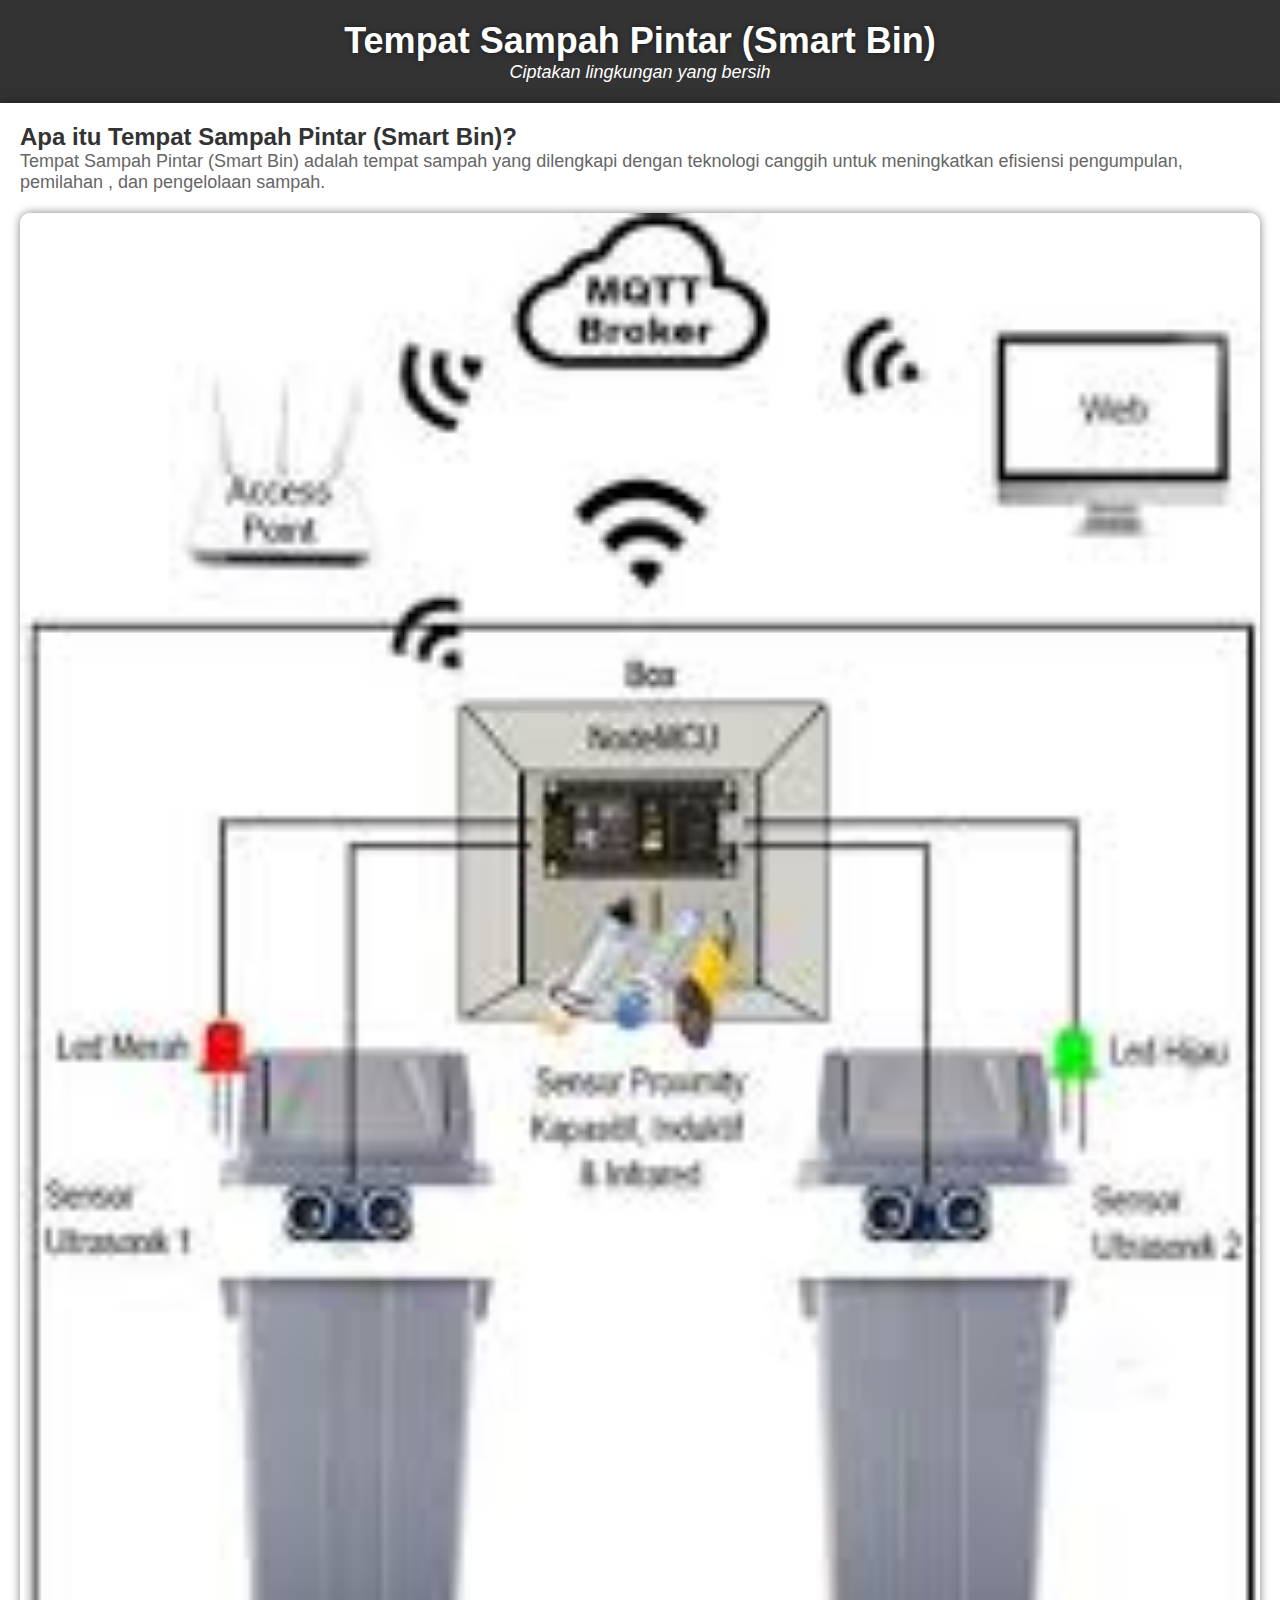
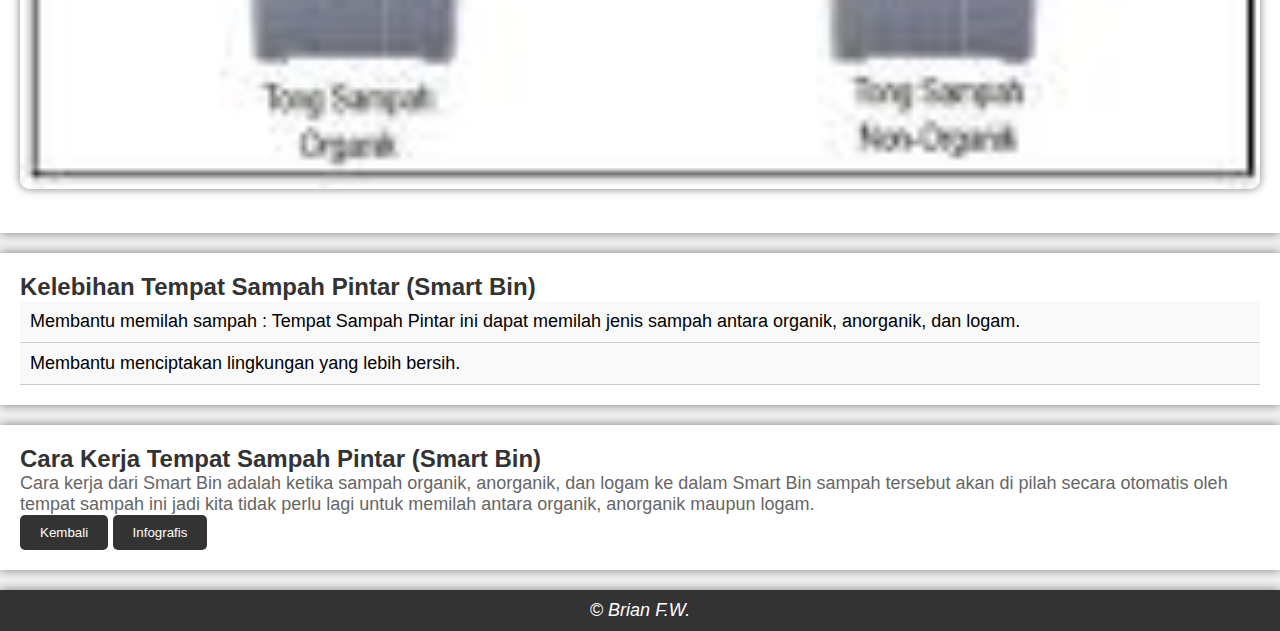
<file: tempat-sampah-pintar.html>
<!DOCTYPE html>
<html lang="en">
<head>
    <meta charset="UTF-8">
    <meta name="viewport" content="width=device-width, initial-scale=1.0">
    <title>Tempat Sampah Pintar (Smart Bin)</title>
    <link rel="stylesheet" href="style3.css">
</head>
<body>
    <header>
        <h1>Tempat Sampah Pintar (Smart Bin)</h1>
        <p>Ciptakan lingkungan yang bersih </p>
    </header>
    <section>
        <h2>Apa itu Tempat Sampah Pintar (Smart Bin)?</h2>
        <p>Tempat Sampah Pintar (Smart Bin) adalah  tempat sampah yang dilengkapi dengan teknologi canggih untuk meningkatkan efisiensi pengumpulan, pemilahan , dan pengelolaan sampah.</p>
        <img src="tempatsampahjpeg.jpeg" alt="Batu Bata Plastik">
    </section>
    <section>
        <h2>Kelebihan Tempat Sampah Pintar (Smart Bin)</h2>
        <ul>
            <li>Membantu memilah sampah : Tempat Sampah Pintar ini dapat memilah jenis sampah antara organik, anorganik, dan logam.</li>
            <li>Membantu menciptakan lingkungan yang lebih bersih.</li>
        </ul>
    </section>
    <section>
        <h2>Cara Kerja Tempat Sampah Pintar (Smart Bin)</h2>
        <p> Cara kerja dari Smart Bin adalah ketika sampah organik, anorganik, dan logam ke dalam Smart Bin sampah tersebut akan di pilah secara otomatis oleh tempat sampah ini jadi kita tidak perlu lagi untuk memilah antara organik, anorganik maupun logam.</p>
        <button class="tombol" onclick="location.href='index.html'">Kembali</button>
        <button class="tombol" onclick="location.href='inftmptsampah.html'">Infografis</button>
    </section>
    <footer>
        <p>&copy; Brian F.W.</p>
    </footer>
</body>
</html>
</file>
<file: style3.css>
body {
    font-family: Arial, sans-serif;
    margin: 0;
    padding: 0;
    background-color: #f2f2f2;
}

header {
    background-color: #333;
    color: #fff;
    padding: 20px;
    text-align: center;
    box-shadow: 0 0 10px rgba(0, 0, 0, 0.5);
}

header h1 {
    font-size: 36px;
    margin: 0;
    font-weight: bold;
    text-shadow: 0 0 5px rgba(0, 0, 0, 0.5);
}

header p {
    font-size: 18px;
    margin: 0;
    font-style: italic;
}

section {
    padding: 20px;
    background-color: #fff;
    box-shadow: 0 0 10px rgba(0, 0, 0, 0.5);
    margin-bottom: 20px;
}

section h2 {
    font-size: 24px;
    margin: 0;
    font-weight: bold;
    color: #333;
}

section p {
    font-size: 18px;
    margin: 0;
    color: #666;
}

section ul {
    list-style: none;
    padding: 0;
    margin: 0;
}

section ul li {
    font-size: 18px;
    margin: 0;
    padding: 10px;
    border-bottom: 1px solid #ccc;
    background-color: #f9f9f9;
}

section ul li:hover {
    background-color: #e9e9e9;
}

section img {
    width: 100%;
    height: auto;
    margin: 20px 0;
    border-radius: 10px;
    box-shadow: 0 0 10px rgba(0, 0, 0, 0.5);
}

footer {
    background-color: #333;
    color: #fff;
    padding: 10px;
    text-align: center;
    clear: both;
    box-shadow: 0 0 10px rgba(0, 0, 0, 0.5);
}

footer p {
    font-size: 18px;
    margin: 0;
    font-style: italic;
}
.tombol {
    background-color: #333;
    color: #fff;
    padding: 10px 20px;
    border: none;
    border-radius: 5px;
    cursor: pointer;
  }
  
  .tombol:hover {
    background-color: #555;
  }
</file>
<file: style5.css>
body {
    font-family: Arial, sans-serif;
    margin: 0;
    padding: 0;
    background-color: #f9f9f9;
  }
  
  .foto {
    width: 100%;
    height: 100vh;
    display: flex;
    justify-content: center;
    align-items: center;
  }
  
  .gambar-foto {
    width: 80%;
    height: auto;
    border-radius: 10px;
    box-shadow: 0 0 10px rgba(0, 0, 0, 0.5);
  }

  .tombol {
    background-color: #333;
    color: #fff;
    padding: 20px 50px;
    border: none;
    border-radius: 5px;
    cursor: pointer;
  }
  
  .tombol:hover {
    background-color: #555;
  }
</file>
<file: style4.css>
body {
    font-family: Arial, sans-serif;
    margin: 0;
    padding: 0;
  }
  
  header {
    background-color: #333;
    color: #fff;
    padding: 20px;
    text-align: center;
  }
  
  main {
    display: flex;
    flex-direction: column;
    align-items: center;
    padding: 20px;
  }
  
  section {
    background-color: #f9f9f9;
    padding: 20px;
    margin-bottom: 20px;
    box-shadow: 0 0 10px rgba(0, 0, 0, 0.5);
  }
  
  h2 {
    font-size: 24px;
    margin: 0;
  }
  
  p {
    font-size: 18px;
    margin: 0;
  }
  
  img {
    width: 100%;
    height: auto;
    margin: 20px 0;
  }
  
  footer {
    background-color: #333;
    color: #fff;
    padding: 10px;
    text-align: center;
    clear: both;
  }

  .tombol {
    background-color: #333;
    color: #fff;
    padding: 10px 20px;
    border: none;
    border-radius: 5px;
    cursor: pointer;
  }
  
  .tombol:hover {
    background-color: #555;
  }
</file>
<file: style2.css>
body {
    font-family: Arial, sans-serif;
    margin: 0;
    padding: 0;
  }
  
  header {
    background-color: #333;
    color: #fff;
    padding: 20px;
    text-align: center;
  }
  
  main {
    display: flex;
    flex-direction: column;
    align-items: center;
    padding: 20px;
  }
  
  .profil {
    background-color: #f9f9f9;
    padding: 20px;
    margin-bottom: 20px;
    box-shadow: 0 0 10px rgba(0, 0, 0, 0.5);
    border-radius: 10px;
  }
  
  .gambar-profil {
    width: 100px;
    height: 100px;
    border-radius: 50%;
    margin: 20px auto;
  }
  
  h2 {
    font-size: 24px;
    margin: 0;
  }
  
  p {
    font-size: 18px;
    margin: 0;
  }
  
  footer {
    background-color: #333;
    color: #fff;
    padding: 10px;
    text-align: center;
    clear: both;
  }
</file>
